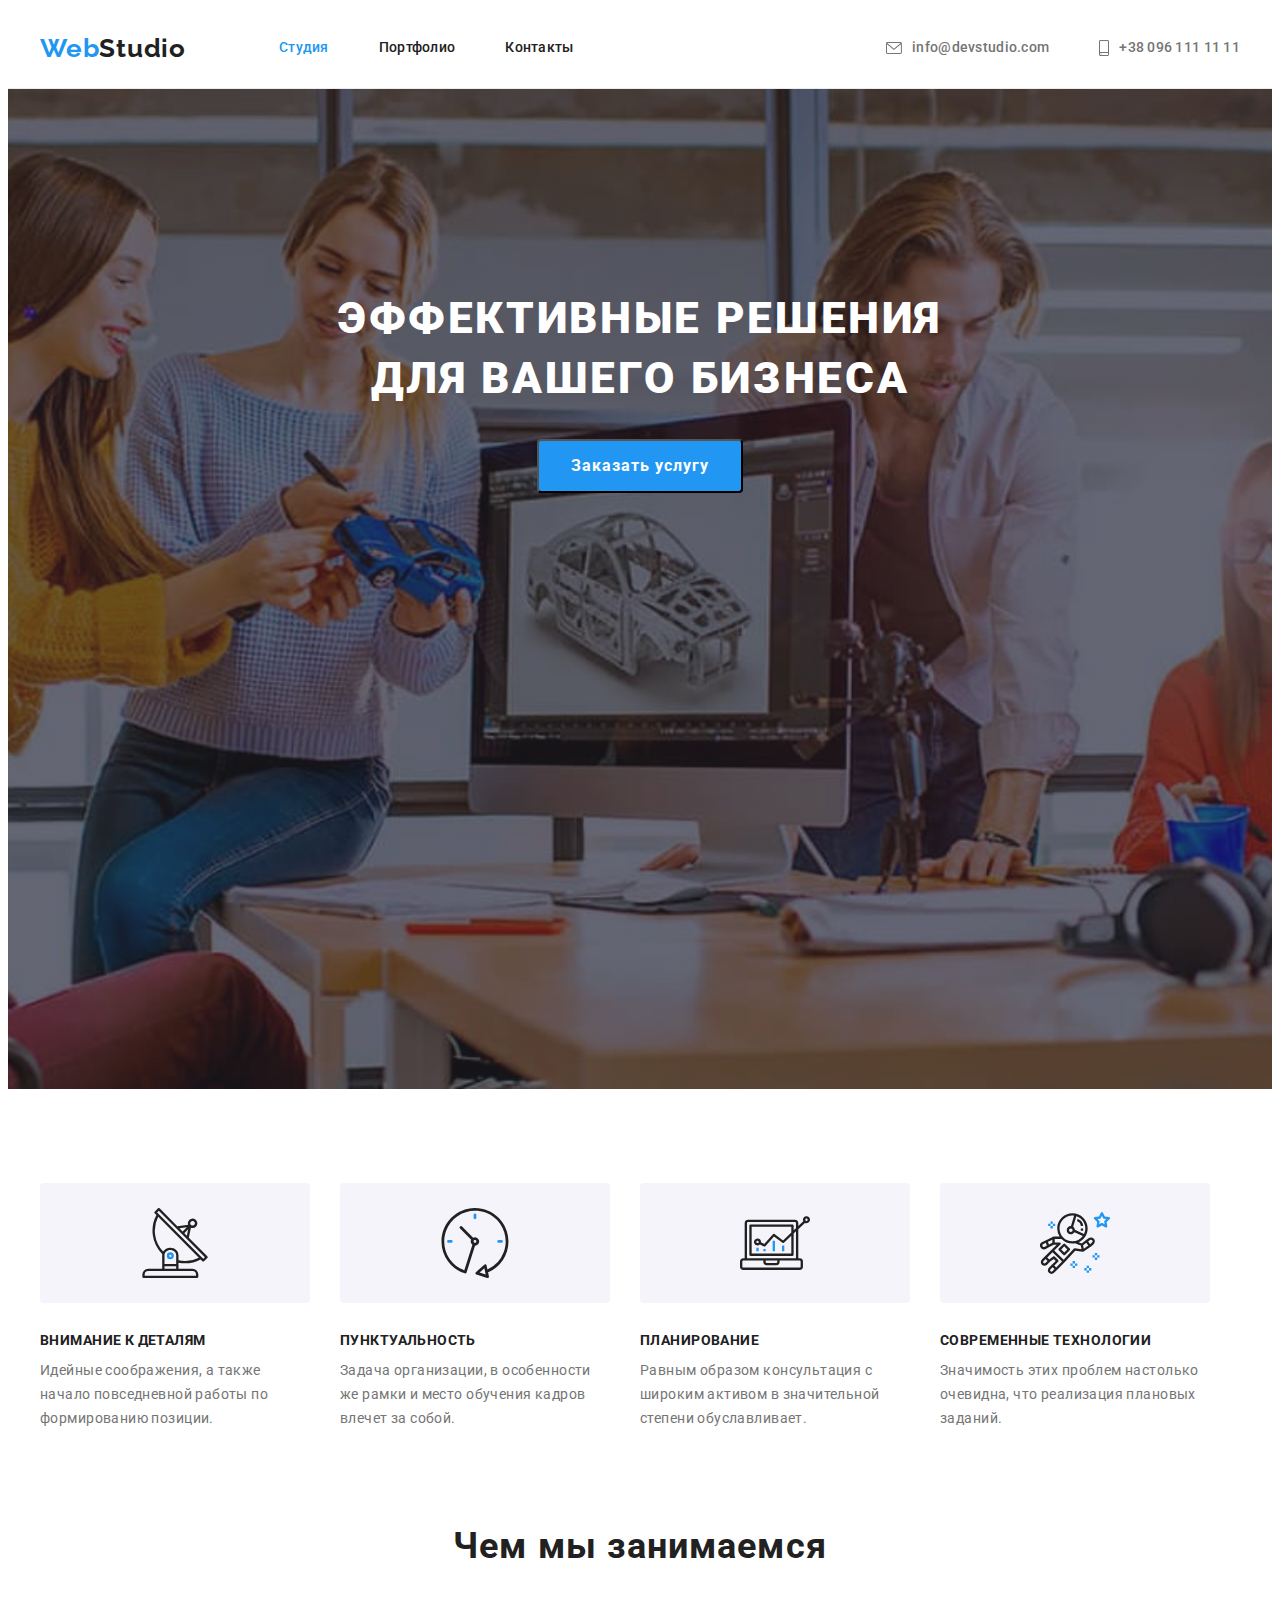
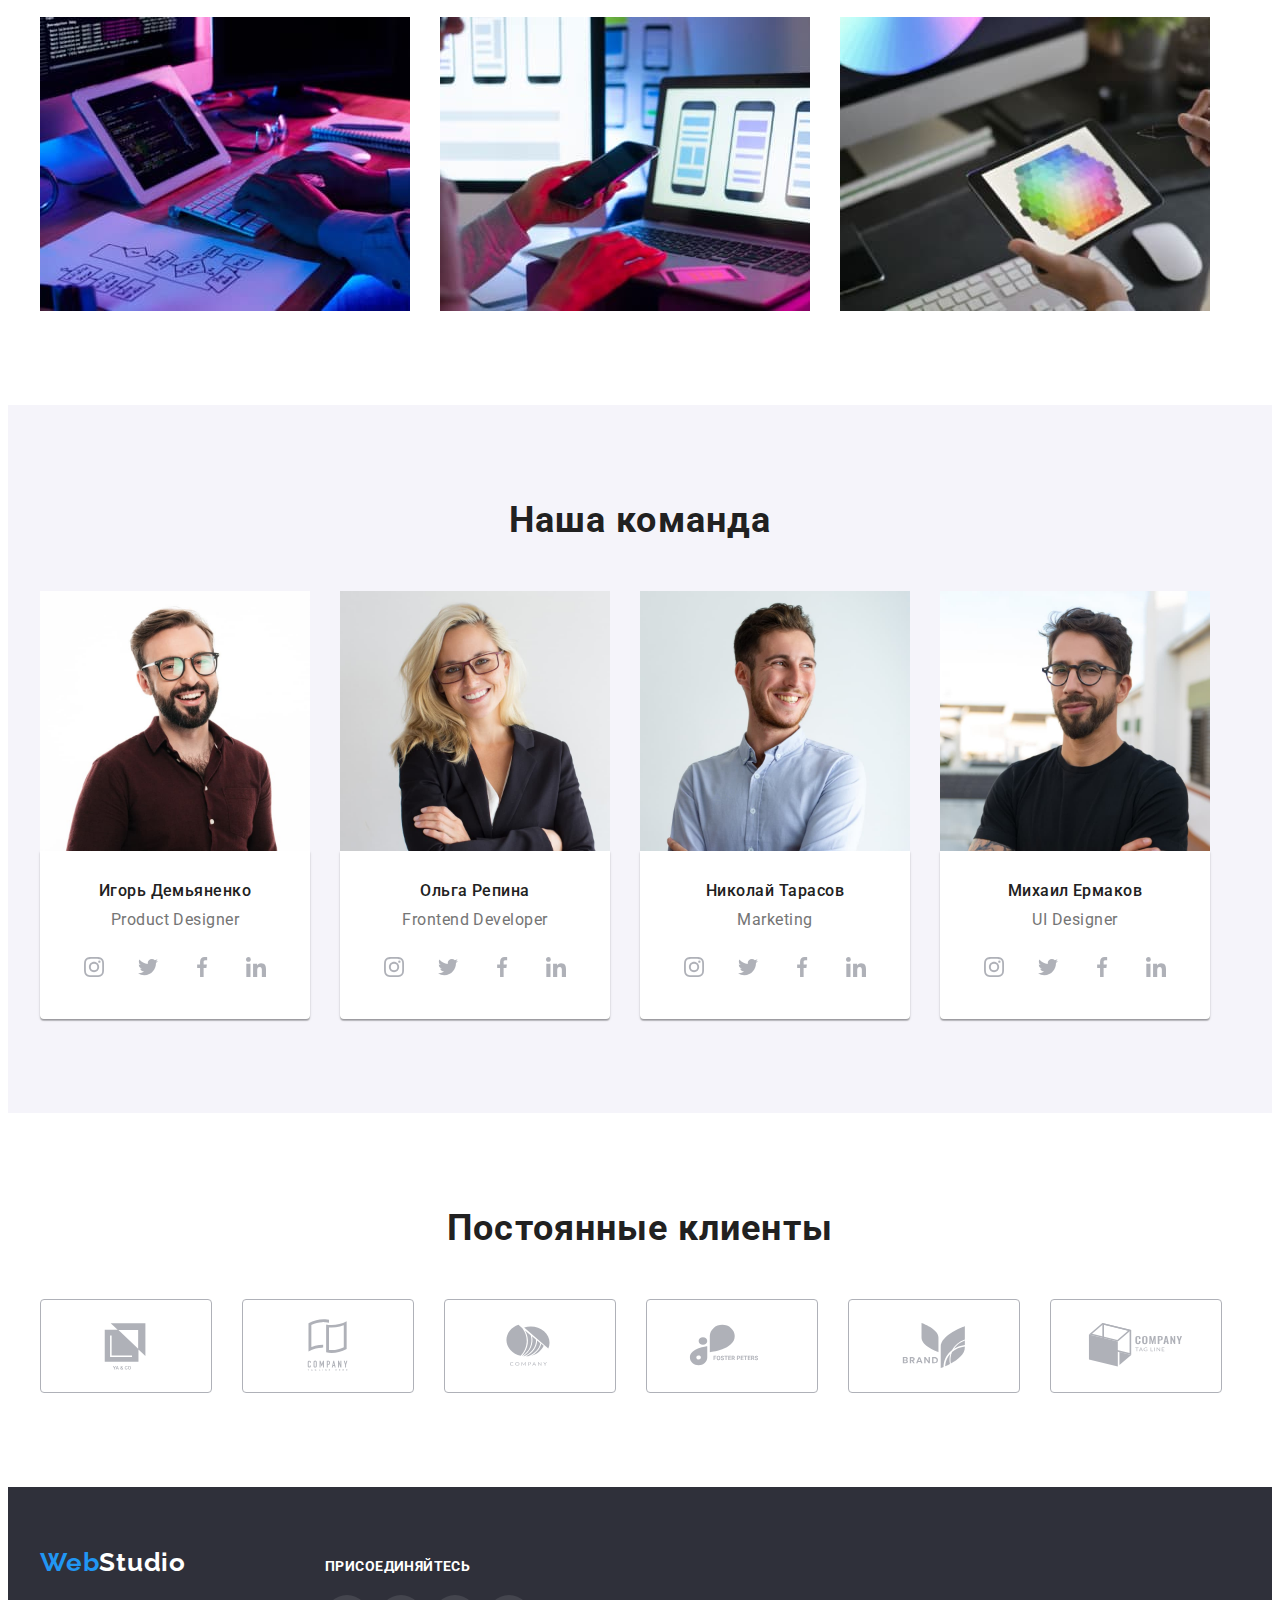
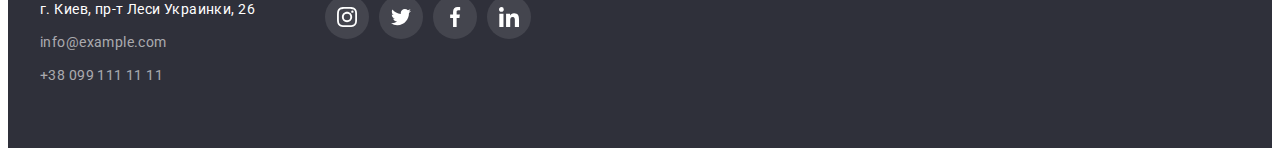
<file: index.html>
<!DOCTYPE html>
<html lang="en">
    <head>
        <meta charset="UTF-8">
        <meta http-equiv="X-UA-Compatible" content="IE=edge">
        <meta name="viewport" content="width=device-width, initial-scale=1.0">
        <title>WebStudio</title>
        <link rel="stylesheet" href="https://cdnjs.cloudflare.com/ajax/libs/modern-normalize/1.1.0/modern-normalize.min.css"
            integrity="sha512-wpPYUAdjBVSE4KJnH1VR1HeZfpl1ub8YT/NKx4PuQ5NmX2tKuGu6U/JRp5y+Y8XG2tV+wKQpNHVUX03MfMFn9Q=="
            crossorigin="anonymous" referrerpolicy="no-referrer" />
        <link rel="preconnect" href="https://fonts.googleapis.com">
        <link rel="preconnect" href="https://fonts.gstatic.com" crossorigin>
        <link href="https://fonts.googleapis.com/css2?family=Raleway:wght@700&family=Roboto:wght@400;500;700;900&display=swap"
            rel="stylesheet">
        <link rel="stylesheet" href="./css/styles.css">
    </head>
    <body>
        <!-- Меню нав. -->
        <header class="header">
            <div class="container header-nav">
                <a class="header-logo link" href="./index.html"><span class="logo">Web</span>Studio</a>
                <nav class="nav">
                    <ul class="header-list list">
                        <li class="header-item"><a class="header-link link current" href="./index.html">Студия</a></li>
                        <li class="header-item"><a class="header-link link" href="./portfolio.html">Портфолио</a></li>
                        <li class="header-item"><a class="header-link link" href="">Контакты</a></li>
                    </ul>
                </nav>
                <ul class="header-contacts list">
                    <li class="header-contact">
                        <a class="contact link" href="mailto:info@devstudio.com">
                        <svg class="header-icon envelope" width="16" height="12">
                            <use href="./images/symbol-defs.svg#icon-envelope"></use>
                        </svg>
                        info@devstudio.com
                        </a>
                    </li>
                    <li class="header-contact">
                        <a class="contact link" href="tel:+380961111111">
                        <svg class="header-icon smartphone" width="10" height="16">
                            <use href="./images/symbol-defs.svg#icon-smartphone"></use>
                        </svg>
                        +38 096 111 11 11
                        </a>
                    </li>
                </ul>
            </div>
        </header>
        <main>
            <!-- Герой -->
            <section class="hiro">
                <div class="container">
                    <h1 class="hiro-title">Эффективные решения для вашего бизнеса</h1>
                    <button class="hiro-btn" type="button">Заказать услугу</button>
                </div>
            </section>
            <!-- Особенности -->
            <section class="features">
                <div class="container">
                    <h2 class="visually-hidden features-title">Наши особенности</h2>
                    <ul class="features-list list">
                        <li class="features-item">
                            <div href="" class="features-link link">
                                <svg class="features-icon" width="70" height="70">
                                    <use href="./images/symbol-defs.svg#icon-antenna"></use>
                                </svg>
                            </div>
                            <h3 class="feature-title">Внимание к деталям</h3>
                            <p class="feature-text">Идейные соображения, а также начало повседневной работы по формированию позиции.</p>
                        </li>
                        <li class="features-item">
                            <div href="" class="features-link link">
                                <svg class="features-icon" width="70" height="70">
                                    <use href="./images/symbol-defs.svg#icon-clock"></use>
                                </svg>
                            </div>
                            <h3 class="feature-title">Пунктуальность</h3>
                            <p class="feature-text">Задача организации, в особенности же рамки и место обучения кадров влечет за собой.</p>
                        </li>
                        <li class="features-item">
                            <div href="" class="features-link link">
                                <svg class="features-icon" width="70" height="70">
                                    <use href="./images/symbol-defs.svg#icon-diagram"></use>
                                </svg>
                            </div>
                            <h3 class="feature-title">Планирование</h3>
                            <p class="feature-text">Равным образом консультация с широким активом в значительной степени обуславливает.</p>
                        </li>
                        <li class="features-item">
                            <div href="" class="features-link link">
                                <svg class="features-icon" width="70" height="70">
                                    <use href="./images/symbol-defs.svg#icon-astronaut"></use>
                                </svg>
                            </div>
                            <h3 class="feature-title">Современные технологии</h3>
                            <p class="feature-text">Значимость этих проблем настолько очевидна, что реализация плановых заданий.</p>
                        </li>
                    </ul>
                </div>
            </section>
            <!-- Чем занимаются -->
            <section class="promo">
                <div class="container">
                    <h2 class="promo-title">Чем мы занимаемся</h2>
                    <ul class="promo-list list">
                        <li class="promo-item"><img src="./images/tablet.jpg" alt="планшет" width="370" height="294"/></li>
                        <li class="promo-item"><img src="./images/phone.jpg" alt="телефон" width="370" height="294"></li>
                        <li class="promo-item"><img src="./images/colors.jpg" alt="разсцетка" width="370" height="294"></li>
                    </ul>
                </div>
            </section>
            <!-- Команда -->
            <section class="team">
                <div class="container">
                    <h2 class="team-title">Наша команда</h2>
                    <ul class="team-list list">
                        <li class="team-item">
                            <img class="team-img" src="./images/img-1.jpg" alt="Игорь Демьяненко" width="270" height="260">
                            <div class="team-cont">
                                <h3 class="team-member">Игорь Демьяненко</h3>
                                <p class="team-function">Product Designer</p>
                                <ul class="team-soc-list list">
                                    <li class="team-soc-item">
                                        <a href="https://www.instagram.com/" class="team-link link">
                                            <svg class="team-icon" width="20" height="20">
                                                <use href="./images/symbol-defs.svg#icon-instagram"></use>
                                            </svg>
                                        </a>
                                    </li>
                                    <li class="team-soc-item">
                                        <a href="https://twitter.com/" class="team-link link">
                                            <svg class="team-icon" width="20" height="20">
                                                <use href="./images/symbol-defs.svg#icon-twitter"></use>
                                            </svg>
                                        </a>
                                    </li>
                                    <li class="team-soc-item">
                                        <a href="https://www.facebook.com/" class="team-link link">
                                            <svg class="team-icon" width="20" height="20">
                                                <use href="./images/symbol-defs.svg#icon-facebook"></use>
                                            </svg>
                                        </a>
                                    </li>
                                    <li class="team-soc-item">
                                        <a href="https://www.linkedin.com/" class="team-link link">
                                            <svg class="team-icon" width="20" height="20">
                                                <use href="./images/symbol-defs.svg#icon-linkedin"></use>
                                            </svg>
                                        </a>
                                    </li>
                                </ul>
                            </div>
                        </li>
                        <li class="team-item">
                            <img class="team-img" src="./images/img-2.jpg" alt="Ольга Репина" width="270" height="260">
                            <div class="team-cont">
                                <h3 class="team-member">Ольга Репина</h3>
                                <p class="team-function">Frontend Developer</p>
                                <ul class="team-soc-list list">
                                    <li class="team-soc-item">
                                        <a href="https://www.instagram.com/" class="team-link link">
                                            <svg class="team-icon" width="20" height="20">
                                                <use href="./images/symbol-defs.svg#icon-instagram"></use>
                                            </svg>
                                        </a>
                                    </li>
                                    <li class="team-soc-item">
                                        <a href="https://twitter.com/" class="team-link link">
                                            <svg class="team-icon" width="20" height="20">
                                                <use href="./images/symbol-defs.svg#icon-twitter"></use>
                                            </svg>
                                        </a>
                                    </li>
                                    <li class="team-soc-item">
                                        <a href="https://www.facebook.com/" class="team-link link">
                                            <svg class="team-icon" width="20" height="20">
                                                <use href="./images/symbol-defs.svg#icon-facebook"></use>
                                            </svg>
                                        </a>
                                    </li>
                                    <li class="team-soc-item">
                                        <a href="https://www.linkedin.com/" class="team-link link">
                                            <svg class="team-icon" width="20" height="20">
                                                <use href="./images/symbol-defs.svg#icon-linkedin"></use>
                                            </svg>
                                        </a>
                                    </li>
                                </ul>
                            </div>
                        </li>
                        <li class="team-item">
                            <img class="team-img" src="./images/img-3.jpg" alt="Николай Тарасов" width="270" height="260">
                            <div class="team-cont">
                                <h3 class="team-member">Николай Тарасов</h3>
                                <p class="team-function">Marketing</p>
                                <ul class="team-soc-list list">
                                    <li class="team-soc-item">
                                        <a href="https://www.instagram.com/" class="team-link link">
                                            <svg class="team-icon" width="20" height="20">
                                                <use href="./images/symbol-defs.svg#icon-instagram"></use>
                                            </svg>
                                        </a>
                                    </li>
                                    <li class="team-soc-item">
                                        <a href="https://twitter.com/" class="team-link link">
                                            <svg class="team-icon" width="20" height="20">
                                                <use href="./images/symbol-defs.svg#icon-twitter"></use>
                                            </svg>
                                        </a>
                                    </li>
                                    <li class="team-soc-item">
                                        <a href="https://www.facebook.com/" class="team-link link">
                                            <svg class="team-icon" width="20" height="20">
                                                <use href="./images/symbol-defs.svg#icon-facebook"></use>
                                            </svg>
                                        </a>
                                    </li>
                                    <li class="team-soc-item">
                                        <a href="https://www.linkedin.com/" class="team-link link">
                                            <svg class="team-icon" width="20" height="20">
                                                <use href="./images/symbol-defs.svg#icon-linkedin"></use>
                                            </svg>
                                        </a>
                                    </li>
                                </ul>
                            </div>
                        </li>
                        <li class="team-item">
                            <img class="team-img" src="./images/img-4.jpg" alt="Михаил Ермаков" width="270" height="260">
                            <div class="team-cont">
                                <h3 class="team-member">Михаил Ермаков</h3>
                                <p class="team-function">UI Designer</p>
                                <ul class="team-soc-list list">
                                    <li class="team-soc-item">
                                        <a href="https://www.instagram.com/" class="team-link link">
                                            <svg class="team-icon" width="20" height="20">
                                                <use href="./images/symbol-defs.svg#icon-instagram"></use>
                                            </svg>
                                        </a>
                                    </li>
                                    <li class="team-soc-item">
                                        <a href="https://twitter.com/" class="team-link link">
                                            <svg class="team-icon" width="20" height="20">
                                                <use href="./images/symbol-defs.svg#icon-twitter"></use>
                                            </svg>
                                        </a>
                                    </li>
                                    <li class="team-soc-item">
                                        <a href="https://www.facebook.com/" class="team-link link">
                                            <svg class="team-icon" width="20" height="20">
                                                <use href="./images/symbol-defs.svg#icon-facebook"></use>
                                            </svg>
                                        </a>
                                    </li>
                                    <li class="team-soc-item">
                                        <a href="https://www.linkedin.com/" class="team-link link">
                                            <svg class="team-icon" width="20" height="20">
                                                <use href="./images/symbol-defs.svg#icon-linkedin"></use>
                                            </svg>
                                        </a>
                                    </li>
                                </ul>
                            </div>
                        </li>
                    </ul>
                </div>
            </section>
            <!-- Клиенты -->
            <section class="clients">
                <div class="container">
                    <h2 class="clients-title">Постоянные клиенты</h2>
                    <ul class="clients-list list">
                        <li class="clients-item">
                            <a href="" class="clients-link link">
                                <svg class="client-icon" width="106" height="60">
                                    <use href="./images/symbol-defs.svg#icon-Logo1"></use>
                                </svg>
                            </a>
                        </li>
                        <li class="clients-item">
                            <a href="" class="clients-link link">
                                <svg class="client-icon" width="106" height="60">
                                    <use href="./images/symbol-defs.svg#icon-Logo2"></use>
                                </svg>
                            </a>
                        </li>
                        <li class="clients-item">
                            <a href="" class="clients-link link">
                                <svg class="client-icon" width="106" height="60">
                                    <use href="./images/symbol-defs.svg#icon-Logo3"></use>
                                </svg>
                            </a>
                        </li>
                        <li class="clients-item">
                            <a href="" class="clients-link link">
                                <svg class="client-icon" width="106" height="60">
                                    <use href="./images/symbol-defs.svg#icon-Logo4"></use>
                                </svg>
                            </a>
                        
                        </li>
                        <li class="clients-item">
                            <a href="" class="clients-link link">
                                <svg class="client-icon" width="106" height="60">
                                    <use href="./images/symbol-defs.svg#icon-Logo5"></use>
                                </svg>
                            </a>
                        </li>
                        <li class="clients-item">
                            <a href="" class="clients-link link">
                                <svg class="client-icon" width="106" height="60">
                                    <use href="./images/symbol-defs.svg#icon-Logo6"></use>
                                </svg>
                            </a>
                        </li>
                    </ul>
                </div>
            </section>
        </main>
        <!-- подвал -->
        <footer class="footer">
            <div class="container footer-cont">
                <div>
                    <a class="footer-logo link" href="./index.html"><span class="logo">Web</span>Studio</a>
                    <address class="footer-address">
                        <ul class="footer-list list">
                            <li class="footer-item"><a class="footer-location link" href="https://goo.gl/maps/wgvnbsvhfN1eCGzh8" target="_blank" rel="noreferrer noopener">г. Киев, пр-т Леси Украинки, 26</a></li>
                            <li class="footer-item"><a class="footer-contact link" href="mailto:info@example.com">info@example.com</a></li>
                            <li class="footer-item"><a class="footer-contact link" href="tel:+380991111111">+38 099 111 11 11</a></li>
                        </ul>
                    </address>
                </div>
                <div class="join">
                    <h2 class="join-titel">присоединяйтесь</h2>
                    <ul class="join-list list">
                        <li class="join-item">
                            <a href="https://www.instagram.com/" class="join-link link">
                                    <svg class="join-icon" width="20" height="20">
                                    <use href="./images/symbol-defs.svg#icon-instagram"></use>
                                </svg>
                            </a>
                        </li>
                        <li class="join-item">
                            <a href="https://twitter.com/" class="join-link link">
                                    <svg class="join-icon" width="20" height="20">
                                    <use href="./images/symbol-defs.svg#icon-twitter"></use>
                                </svg>
                            </a>
                        </li>
                        <li class="join-item">
                            <a href="https://www.facebook.com/" class="join-link link">
                                    <svg class="join-icon" width="20" height="20">
                                    <use href="./images/symbol-defs.svg#icon-facebook"></use>
                                </svg>
                            </a>
                        </li>
                        <li class="join-item">
                            <a href="https://www.linkedin.com/" class="join-link link">
                                    <svg class="join-icon" width="20" height="20">
                                    <use href="./images/symbol-defs.svg#icon-linkedin"></use>
                                </svg>
                            </a>
                        </li>
                    </ul>
                </div>
            </div>
            
        </footer>
    </body>
   </html>
</file>
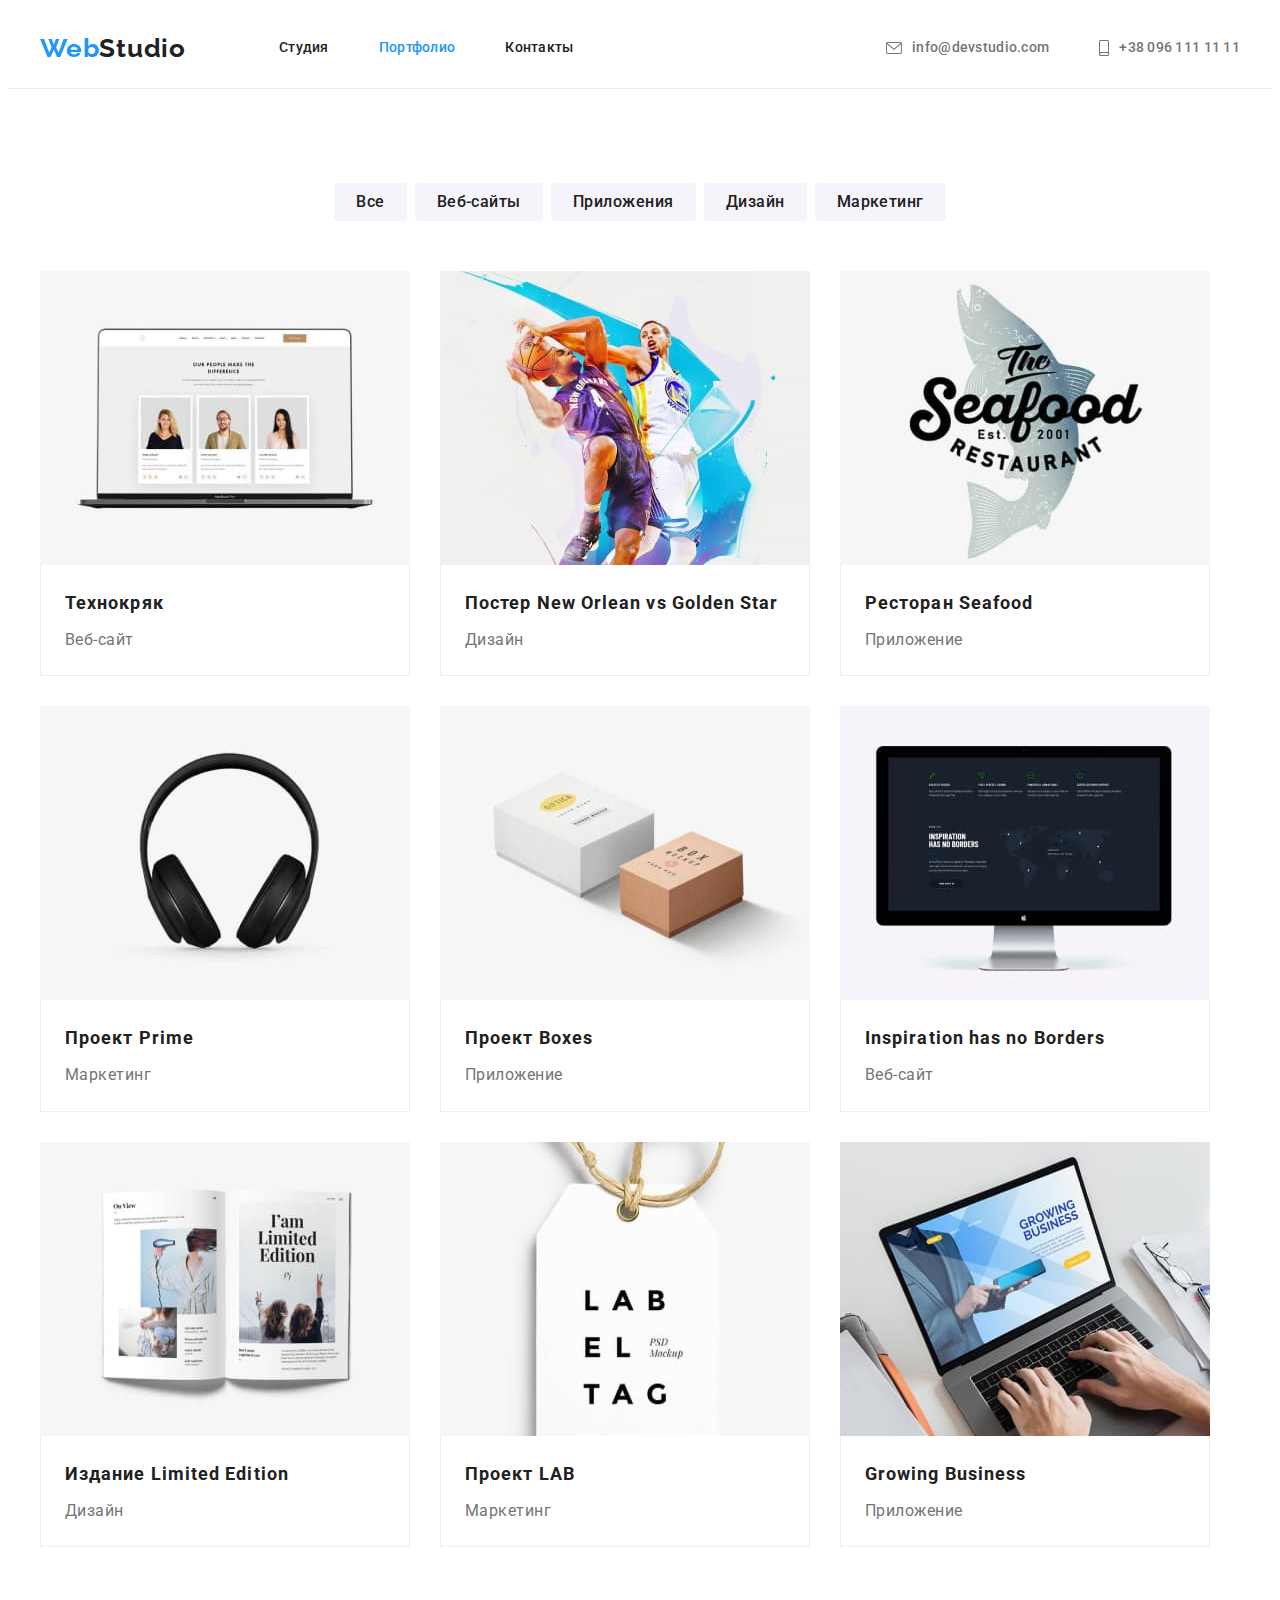
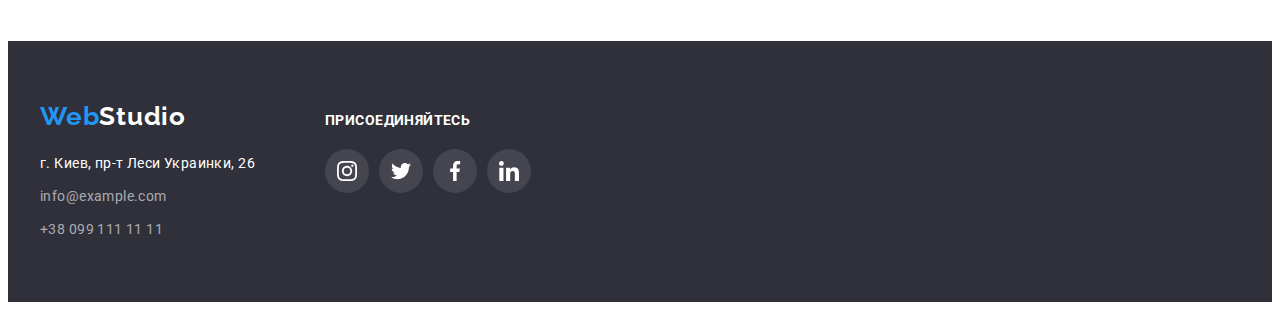
<file: portfolio.html>
<!DOCTYPE html>
<html lang="en">
<head>
    <meta charset="UTF-8">
    <meta http-equiv="X-UA-Compatible" content="IE=edge">
    <meta name="viewport" content="width=device-width, initial-scale=1.0">
    <title>WebStudio</title>
    <link rel="stylesheet" href="https://cdnjs.cloudflare.com/ajax/libs/modern-normalize/1.1.0/modern-normalize.min.css"
        integrity="sha512-wpPYUAdjBVSE4KJnH1VR1HeZfpl1ub8YT/NKx4PuQ5NmX2tKuGu6U/JRp5y+Y8XG2tV+wKQpNHVUX03MfMFn9Q=="
        crossorigin="anonymous" referrerpolicy="no-referrer" />
    <link rel="preconnect" href="https://fonts.googleapis.com">
    <link rel="preconnect" href="https://fonts.gstatic.com" crossorigin>
    <link href="https://fonts.googleapis.com/css2?family=Raleway:wght@700&family=Roboto:wght@400;500;700;900&display=swap"
        rel="stylesheet">
    <link rel="stylesheet" href="./css/styles.css">
</head>
<body>
    <!-- Меню нав. -->
    <header class="header">
        <div class="container header-nav">
                <a class="header-logo link" href="./index.html"><span class="logo">Web</span>Studio</a>
            <nav class="nav">
                <ul class="header-list list">
                    <li class="header-item"><a class="header-link link" href="./index.html">Студия</a></li>
                    <li class="header-item"><a class="header-link link current" href="./portfolio.html">Портфолио</a></li>
                    <li class="header-item"><a class="header-link link" href="">Контакты</a></li>
                </ul>
            </nav>
            <ul class="header-contacts list">
                <li class="header-contact">
                    <a class="contact link" href="mailto:info@devstudio.com">
                        <svg class="header-icon envelope" width="16" height="12">
                            <use href="./images/symbol-defs.svg#icon-envelope"></use>
                        </svg>
                        info@devstudio.com
                    </a>
                </li>
                <li class="header-contact">
                    <a class="contact link" href="tel:+380961111111">
                        <svg class="header-icon smartphone" width="10" height="16">
                            <use href="./images/symbol-defs.svg#icon-smartphone"></use>
                        </svg>
                        +38 096 111 11 11
                    </a>
                </li>
            </ul>
        </div>
    </header>
    <main class="main-project">
        <!-- Проекты -->
        <section class="section-project">
            <div class="container">
                <h1 class="visually-hidden project">Проекты</h1>
                <ul class="project-buttons list">
                    <li class="button-item"><button type="button" class="project-btn">Все</button></li>
                    <li class="button-item"><button type="button" class="project-btn">Веб-сайты</button></li>
                    <li class="button-item"><button type="button" class="project-btn">Приложения</button></li>
                    <li class="button-item"><button type="button" class="project-btn">Дизайн</button></li>
                    <li class="button-item"><button type="button" class="project-btn">Маркетинг</button></li>
                </ul>
                <ul class="project-list list">
                    <li class="project-item">
                        <a href="" class="project-link link">
                            <img class="project-img" src="./images/techno.jpg" alt="Technocrack" width="370" height="294">
                            <div class="project-cont">
                                <h2 class="project-title">Технокряк</h2>
                                <p class="project-text">Веб-сайт</p>
                            </div>
                        </a>
                    </li>
                    <li class="project-item">
                        <a href="" class="project-link link">
                            <img src="./images/basketboll.jpg" alt="basketboll" width="370" height="294">
                            <div class="project-cont">
                                <h2 class="project-title">Постер New Orlean vs Golden Star</h2>
                                <p class="project-text">Дизайн</p>
                            </div>
                        </a>
                    </li>
                    <li class="project-item">
                        <a href="" class="project-link link">
                            <img src="./images/seafood.jpg" alt="Seafood" width="370" height="294">
                            <div class="project-cont">
                                <h2 class="project-title">Ресторан Seafood</h2>
                                <p class="project-text">Приложение</p>
                            </div>
                        </a>
                    </li>
                    <li class="project-item">
                        <a href="" class="project-link link">
                            <img src="./images/prime.jpg" alt="Prime" width="370" height="294">
                            <div class="project-cont">
                                <h2 class="project-title">Проект Prime</h2>
                                <p class="project-text">Маркетинг</p>
                            </div>
                        </a>
                    </li>
                        <li class="project-item">
                            <a href="" class="project-link link">
                                <img src="./images/boxes.jpg" alt="Boxes" width="370" height="294">
                                <div class="project-cont">
                                    <h2 class="project-title">Проект Boxes</h2>
                                    <p class="project-text">Приложение</p>
                                </div>
                            </a>
                        </li>
                        <li class="project-item">
                            <a href="" class="project-link link">
                                <img src="./images/inspiration.jpg" alt="Inspiration" width="370" height="294">
                                <div class="project-cont">
                                    <h2 class="project-title">Inspiration has no Borders</h2>
                                    <p class="project-text">Веб-сайт</p>
                                </div>
                            </a>
                        </li>
                        <li class="project-item">
                            <a href="" class="project-link link">
                                <img src="./images/edition.jpg" alt="Edition" width="370" height="294">
                                <div class="project-cont">
                                    <h2 class="project-title">Издание Limited Edition</h2>
                                    <p class="project-text">Дизайн</p>
                                </div>
                            </a>
                        </li>
                        <li class="project-item">
                            <a href="" class="project-link link">
                                <img src="./images/lab.jpg" alt="Lab" width="370" height="294">
                                <div class="project-cont">
                                    <h2 class="project-title">Проект LAB</h2>
                                    <p class="project-text">Маркетинг</p>
                                </div>
                            </a>
                        </li>
                        <li class="project-item">
                            <a href="" class="project-link link">
                                <img src="./images/business.jpg" alt="Business" width="370" height="294">
                                <div class="project-cont">
                                    <h2 class="project-title">Growing Business</h2>
                                    <p class="project-text">Приложение</p>
                                </div>
                            </a>
                        </li>
                </ul>
            </div>
        </section>
    </main>
    <!-- подвал -->
    <footer class="footer">
        <div class="container footer-cont">
            <div>
                <a class="footer-logo link" href="./index.html"><span class="logo">Web</span>Studio</a>
                <address class="footer-address">
                    <ul class="footer-list list">
                        <li class="footer-item"><a class="footer-location link" href="https://goo.gl/maps/wgvnbsvhfN1eCGzh8"
                                target="_blank" rel="noreferrer noopener">г. Киев, пр-т Леси Украинки, 26</a></li>
                        <li class="footer-item"><a class="footer-contact link" href="mailto:info@example.com">info@example.com</a>
                        </li>
                        <li class="footer-item"><a class="footer-contact link" href="tel:+380991111111">+38 099 111 11 11</a></li>
                    </ul>
                </address>
            </div>
            <div class="join">
                <h2 class="join-titel">присоединяйтесь</h2>
                <ul class="join-list list">
                    <li class="join-item">
                        <a href="https://www.instagram.com/" class="join-link link">
                            <svg class="join-icon" width="20" height="20">
                                <use href="./images/symbol-defs.svg#icon-instagram"></use>
                            </svg>
                        </a>
                    </li>
                    <li class="join-item">
                        <a href="https://twitter.com/" class="join-link link">
                            <svg class="join-icon" width="20" height="20">
                                <use href="./images/symbol-defs.svg#icon-twitter"></use>
                            </svg>
                        </a>
                    </li>
                    <li class="join-item">
                        <a href="https://www.facebook.com/" class="join-link link">
                            <svg class="join-icon" width="20" height="20">
                                <use href="./images/symbol-defs.svg#icon-facebook"></use>
                            </svg>
                        </a>
                    </li>
                    <li class="join-item">
                        <a href="https://www.linkedin.com/" class="join-link link">
                            <svg class="join-icon" width="20" height="20">
                                <use href="./images/symbol-defs.svg#icon-linkedin"></use>
                            </svg>
                        </a>
                    </li>
                </ul>
            </div>
        </div>
        
    </footer>
</body>
</html>
</file>
<file: css/styles.css>
:root {
  --primary-color: #212121;
  --secondary-color: #757575;
  --accent-color: #2196f3;
  --icon-color: #AFB1B8;
}

body {
  font-family: roboto, sans-serif;
  color: var(--primary-color);
}

p,
h1,
h2,
h3,
h4,
h5,
h6 {
  margin: 0;
}

ul {
  margin: 0;
  padding-left: 0;
}

img {
  display: block;
}

.list {
  list-style: none;
}

.link {
  text-decoration: none;
}

.container {
  width: 1200px;
  padding-left: 15px;
  padding-right: 15px;
  margin: 0 auto;

}

.visually-hidden {
  position: absolute;
  width: 1px;
  height: 1px;
  margin: -1px;
  border: 0;
  padding: 0;
  white-space: nowrap;
  clip-path: inset(100%);
  clip: rect(0 0 0 0);
  overflow: hidden;
}

/* ---------Меню нав---------- */
.header {
  background-color: #ffffff;
  border-bottom: 1px solid #ECECEC;
}

.header-nav{
  display: flex;
  align-items: center;
  }

.header-logo,
.logo {
  font-family: Raleway, sans-serif;
  font-weight: 700;
  font-size: 26px;
  line-height: 1.19;
  letter-spacing: 0.03em;
  color: inherit;
  }

.logo {
  color: var(--accent-color);
}

.nav {
  margin-left: 93px;
}

.header-list,
.header-contacts {
  display: flex;
}

.header-contacts {
  margin-left: auto;
  align-items: center;
}

.header-item:not(:last-child) {
  margin-right: 50px;
}

.header-contacts .header-contact + .header-contact {
  margin-left: 50px;
}

.header-link,
.contact {
  display: block;
  padding-top: 32px;
  padding-bottom: 32px;

  font-weight: 500;
  font-size: 14px;
  line-height: 1.14;
  letter-spacing: 0.02em;
  color: inherit;

}

.header-link:hover,
.header-link:focus {
  color: var(--accent-color);
}

.header-list .link.current {
  color: var(--accent-color);
}

.header-icon {
  margin-right: 10px;
  fill: var(--secondary-color);
}

.contact:hover .header-icon,
.contact:focus .header-icon {
  fill: var(--accent-color);
}
 
.contact {
  color: var(--secondary-color);
  display: flex;
  align-items: center;
  justify-content: center;
}

.contact:hover,
.contact:focus {
  color: var(--accent-color);
}

/* ---------Герой--------- */
.hiro {
  background-color: #2f303a;
  padding-top: 200px;
  padding-bottom: 200px;

  max-width: 1600px;
  height: 600px;
  margin-right: auto;
  margin-left: auto;
  background-image:linear-gradient(
    to right,
    rgba(47, 48, 58, 0.4),
    rgba(47, 48, 58, 0.4)
  ), 
  url(../images/webstudio.jpg);
  background-repeat: no-repeat;
  background-position: center;
  background-size: cover;
  }

.hiro-title {
  max-width: 696px;

  font-weight: 900;
  font-size: 44px;
  line-height: 1.36;
  text-align: center;
  letter-spacing: 0.06em;
  text-transform: uppercase;
  color: #ffffff;

  margin: 0 auto;
}

.hiro-btn {
  min-width: 200px;
  padding: 10px 32px;
  display: block;
  margin: 30px auto 0 auto;
  border-radius: 4px;
 
  font-family: inherit;
  font-weight: 700;
  font-size: 16px;
  line-height: 1.88;
  text-align: center;
  letter-spacing: 0.06em;

  color: #ffffff;
  background: var(--accent-color);
  cursor: pointer;
}

/* ------------Особенности----------- */
.features {
  padding-top: 94px;
  padding-bottom: 94px;
}

.features-list {
  display: flex;
}

.features-item {
  margin-right: 30px;
  width: 270px;
}

.features-item:last-child {
  margin-right: 0;
}

.features-link {
  width: 270px;
  height: 120px;
  background: #F5F4FA;
  border-radius: 4px;

  display: flex;
  justify-content: center;
  align-items: center;

  margin-bottom: 30px;
}

.feature-title {
  font-weight: 700;
  font-size: 14px;
  line-height: 1.14;
  letter-spacing: 0.03em;
  text-transform: uppercase;

  margin-bottom: 10px;
  }

.feature-text {
  font-size: 14px;
  line-height: 1.71;
  letter-spacing: 0.03em;
  color: var(--secondary-color);
}

/* -------------Чем занимаемся---------- */
.promo {
  padding-bottom: 94px;
}
.promo-title,
.team-title {
  font-weight: 700;
  font-size: 36px;
  line-height: 1.17;
  text-align: center;
  letter-spacing: 0.03em;

  margin-bottom: 50px;
}

.promo-list {
  display: flex;
}

.promo-item {
  margin-right: 30px;
}

.promo-item:last-child {
  margin-right: 0;
}
/* --------------Команда----------------- */
.team {
  background-color: #f5f4fa;
  
  padding-top: 94px;
  padding-bottom: 94px;
}

 .team-list {
   display: flex;
}

 .team-item {
  margin-right: 30px;
  background: #FFFFFF
}

.team-item:last-child {
  margin-right: 0;
}

/* .team-title {
  font-weight: 700;
  font-size: 36px;
  line-height: 1.17;
  text-align: center;
  letter-spacing: 0.03em;
  color: var(--primary-color);
} */

.team-cont {
  padding-top: 30px;
  padding-bottom: 30px;
  box-shadow: 0px 1px 3px rgba(0, 0, 0, 0.12),
  0px 1px 1px rgba(0, 0, 0, 0.14),
  0px 2px 1px rgba(0, 0, 0, 0.2);
  border-radius: 0px 0px 4px 4px;
}

.team-member,
.team-function {
  font-weight: 500;
  font-size: 16px;
  line-height: 1.19;
  text-align: center;
  letter-spacing: 0.03em;
  }

.team-function {
  margin-top: 10px;
  font-weight: 400;
  color: var(--secondary-color);
}

.team-soc-item:not(:last-child) {
  margin-right: 10px;
}
.team-link {
  width: 44px;
  height: 44px;
  justify-content: center;
  align-items: center;
  border-radius: 50%;
  display: flex;
}

.team-link:hover,
.team-link:focus {
  background-color: var(--accent-color);
}

.team-link:hover .team-icon,
.team-link:focus .team-icon {
  fill: #fff;
}

.team-soc-list {
  display: flex;
  justify-content: center;
  margin-top: 16px;
 }

.team-icon {
  fill: var(--icon-color);
}
/*---------------Клиенты-------------*/
.clients {
  padding-top: 94px;
  padding-bottom: 94px;
}

.clients-title {
  
  font-weight: 700;
  font-size: 36px;
  line-height: 1.17;
  text-align: center;
  letter-spacing: 0.03em;
  
  color: var(--primary-color);
  
  margin-bottom: 50px;
}

.clients-list {
  display: flex;
}

.clients-item {
  /* width: 170px;
  height: 92px; */
}

.clients-link {
  width: 170px;
  height: 92px;
  border: 1px solid #AFB1B8;
  border-radius: 4px;
  display: flex;
  justify-content: center;
  align-items: center;
}

.clients-item:not(:last-child) {
  margin-right: 30px;
}

.clients-link:hover .client-icon,
.clients-link:focus .client-icon {
  fill: var(--accent-color);
}

.clients-link:hover,
.clients-link:focus {
  border: 1px solid var(--accent-color);
}

.client-icon {
  fill: var(--icon-color);
}

/* --------------Подвал-------------- */
.footer {
  background: #2f303a;
  padding-top: 60px;
  padding-bottom: 60px;
 }

.footer-cont {
  display: flex;
  align-items: baseline;
}

.footer-logo {
  display: block;
  font-family: Raleway, sans-serif;
  font-weight: 700;
  font-size: 26px;
  line-height: 1.19;
  letter-spacing: 0.03em;
  color: #ffffff;

  margin-bottom: 20px;
}

.footer-address {
  font-style: normal;
}

.footer-contact,
.footer-location {
  font-size: 14px;
  line-height: 1.71;
  letter-spacing: 0.03em;
  color: rgba(255, 255, 255, 0.6);
}
.footer-location {
  color: #ffffff;
}

.footer-item {
  margin-top: 9px;
}

.footer-item:first-child {
  margin-top: 0;
}
.footer-contact {
  display: block;
}

.join {
  margin-left: 70px;
}
.join-titel {
  font-weight: 700;
  font-size: 14px;
  line-height: 1.14;
  letter-spacing: 0.03em;
  text-transform: uppercase;
  
  color: #FFFFFF;

    margin-bottom: 20px;  
}

.join-list {
  display: flex;
}

.join-item:not(:last-child) {
margin-right: 10px;
}

.join-link {
  width: 44px;
  height: 44px;
  display: flex;
  justify-content: center;
  align-items: center;

  background-color: rgba(255, 255, 255, 0.1);
  border-radius:  50%;
}

.join-link:hover,
.join-link:focus {
  background-color: var(--accent-color);
}

.join-icon {
  fill: #fff;
}
/* -------------Портфолио--------------- */
.main-project {
  padding-top: 94px;
  padding-bottom: 94px;
}

.project-buttons {
  display: flex;
  justify-content: center;

  margin-bottom: 50px;
}

.button-item {
  margin-right: 8px;
}

.button-item:last-child {
  margin-right: 0px;
}

.project-list {
  display: flex;
  flex-wrap: wrap;
}

.project-btn {
  font-family: inherit;
  font-weight: 500;
  font-size: 16px;
  line-height: 1.62;
  text-align: center;
  letter-spacing: 0.03em;
  color: var(--primary-color);
  background-color: #F5F4FA;
  cursor: pointer;
  border: 0;
  border-radius: 4px;
  padding: 6px 22px;
}

.project-btn:hover,
.project-btn:focus {
  background-color: var(--accent-color);
  color: #FFFFFF;
  box-shadow: 0px 3px 1px rgba(0, 0, 0, 0.1),
  0px 1px 2px rgba(0, 0, 0, 0.08),
  0px 2px 2px rgba(0, 0, 0, 0.12);
  border-radius: 4px;
}

.project-item {
  margin-right: 30px;
  margin-bottom: 30px;
}

.project-item:nth-child(3n) {
  margin-right: 0;
}

.project-item:nth-last-child(-n+3) {
  margin-bottom: 0;
}

.project-link {
  display: block;
  color: inherit;
}

.project-link:hover, 
.project-link:focus {
  box-shadow: 0px 1px 1px rgba(0, 0, 0, 0.12),
  0px 4px 4px rgba(0, 0, 0, 0.06),
  1px 4px 6px rgba(0, 0, 0, 0.16);
}

.project-cont {
  padding-top: 20px;
  padding-bottom: 20px;
  border: 1px solid #EEEEEE;
  border-top: none;
  background-color: #fff;
  padding-left: 24px;
}

.project-title {
  font-weight: 700;
  font-size: 18px;
  line-height: 2;
  letter-spacing: 0.06em;
}

.project-text {
  font-size: 16px;
  line-height: 1.9;
  letter-spacing: 0.03em;
  color: var(--secondary-color);

  margin-top: 4px;
}
</file>
